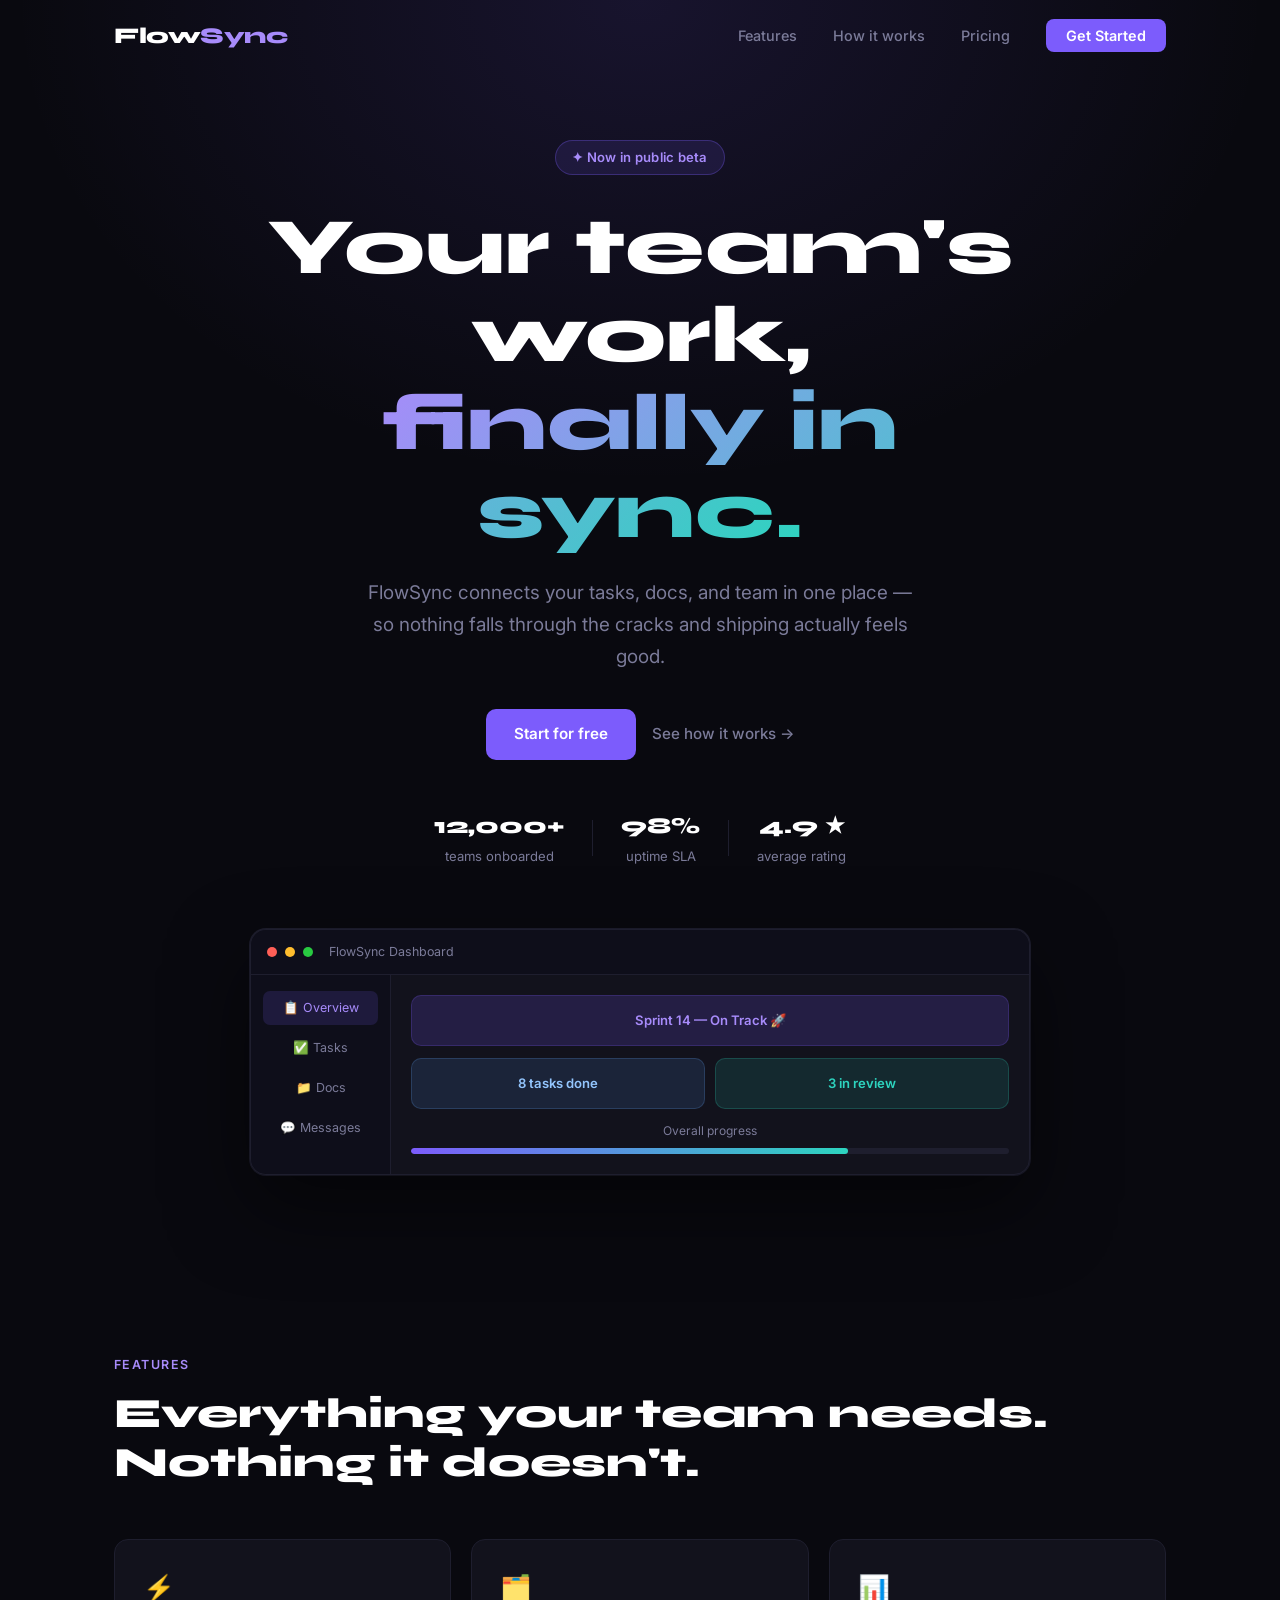
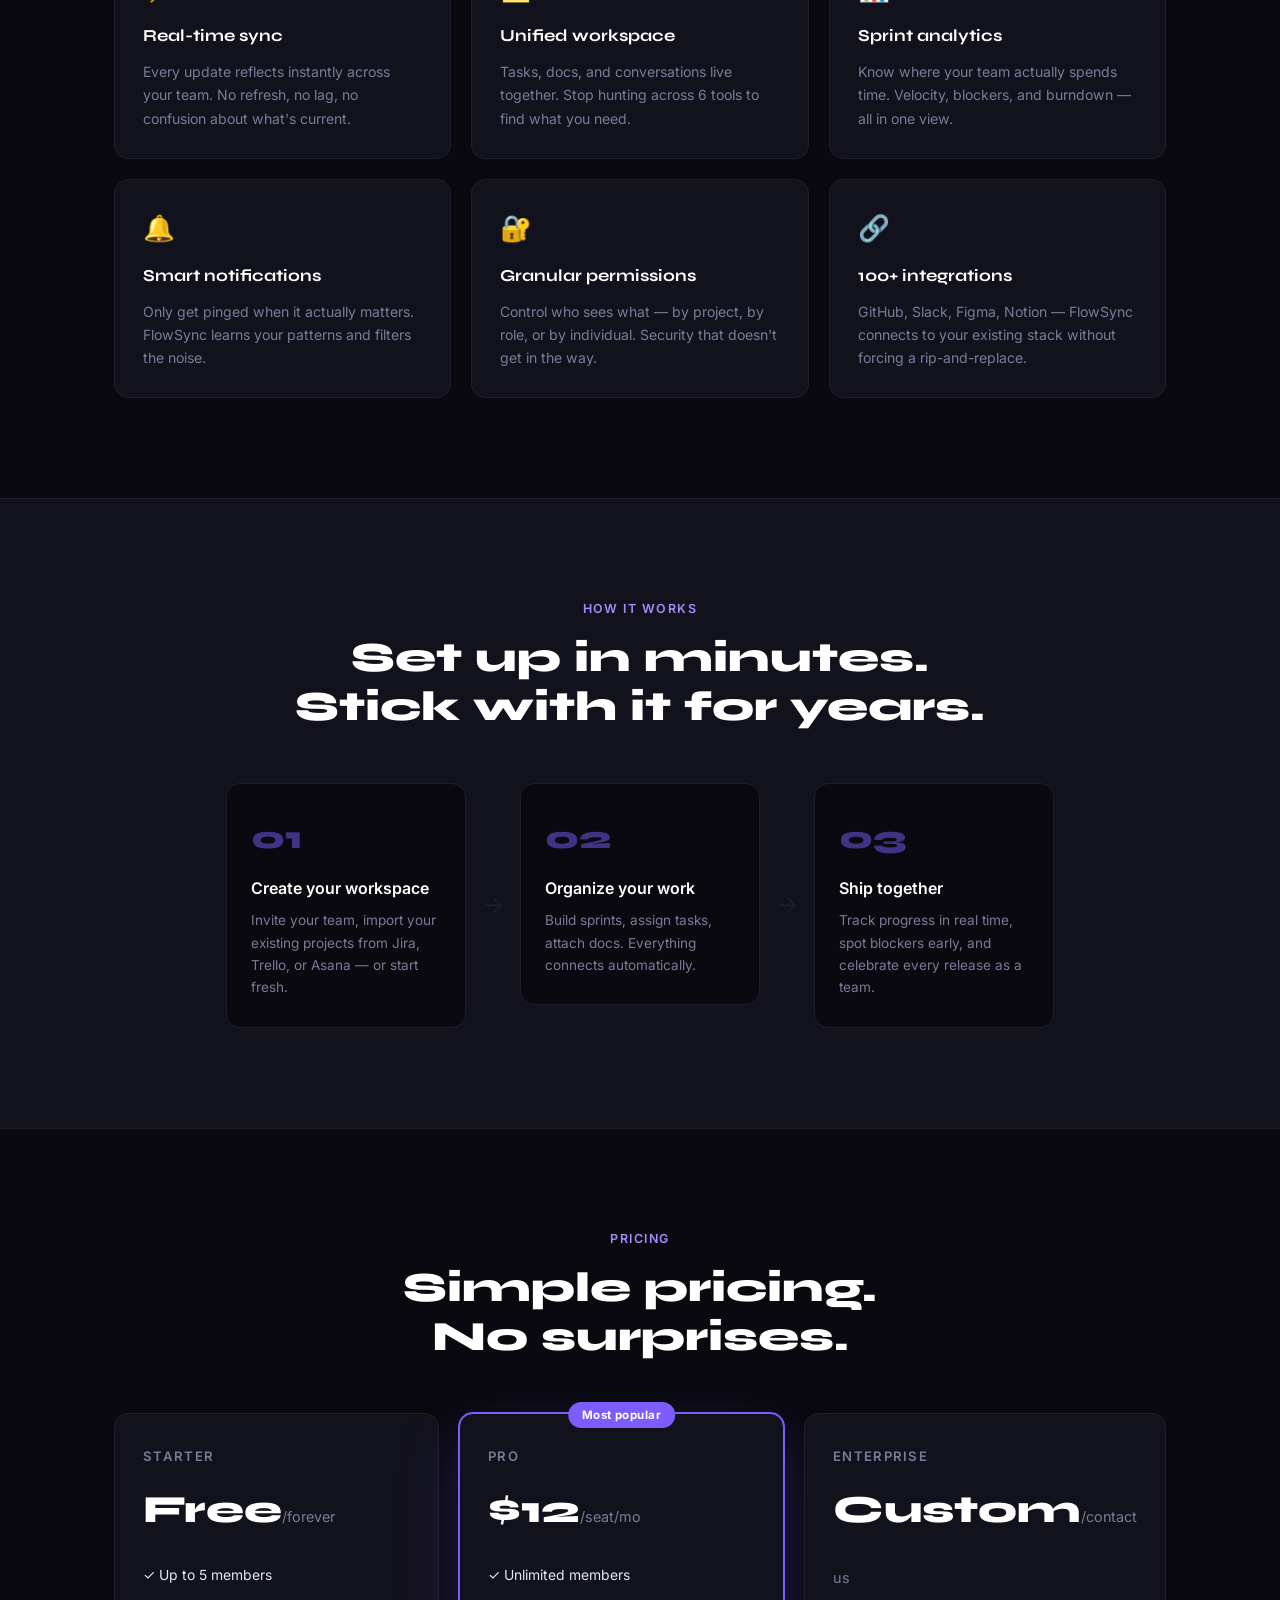
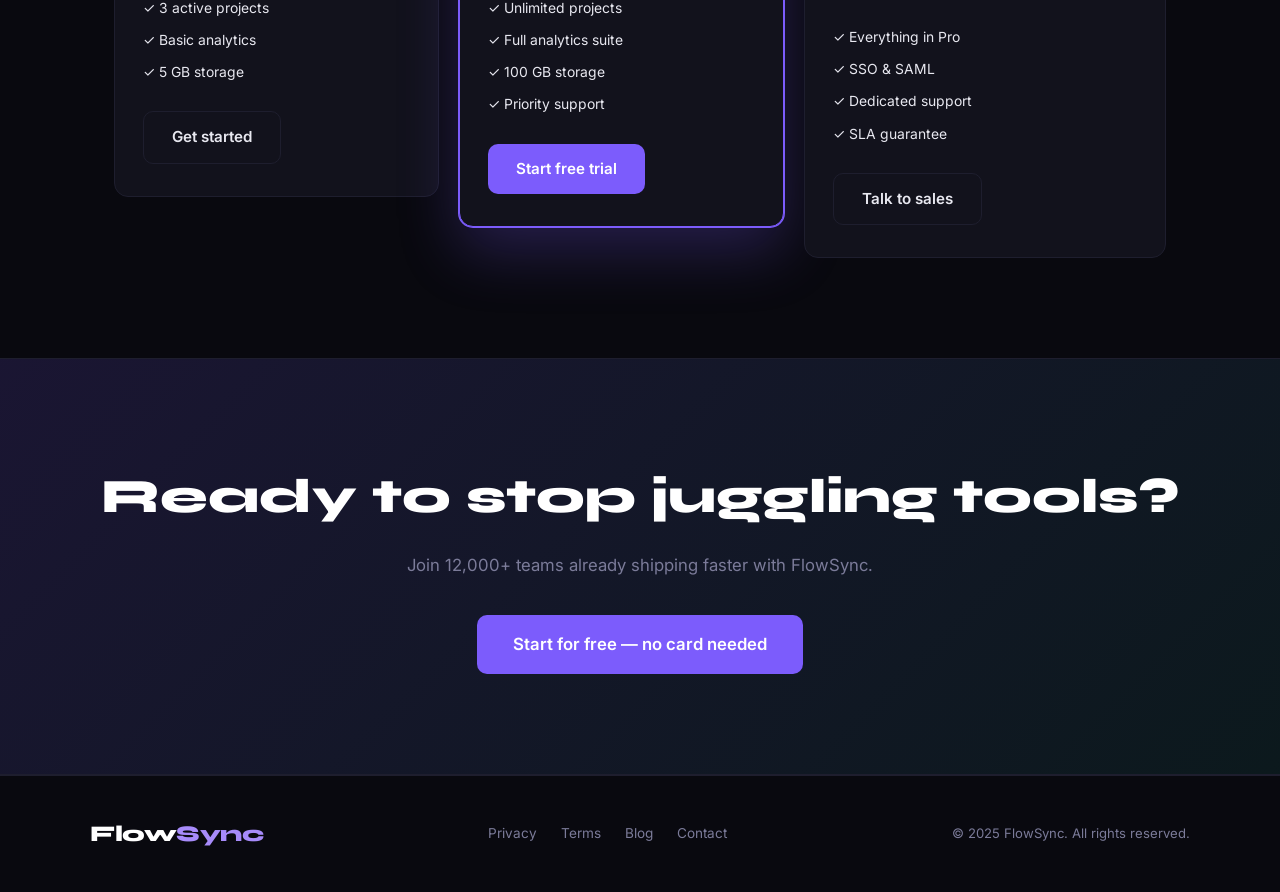
<file: task1-responsive-landing-page/index.html>
<!DOCTYPE html>
<html lang="en">
<head>
  <meta charset="UTF-8" />
  <meta name="viewport" content="width=device-width, initial-scale=1.0"/>
  <title>FlowSync — Ship Faster, Together</title>
  <link rel="stylesheet" href="style.css" />
  <link href="https://fonts.googleapis.com/css2?family=Inter:wght@400;500;600&family=Syne:wght@700;800&display=swap" rel="stylesheet"/>
</head>
<body>

  <!-- NAVBAR -->
  <nav class="navbar" id="navbar">
    <div class="nav-container">
      <a href="#" class="logo">Flow<span>Sync</span></a>
      <ul class="nav-links" id="navLinks">
        <li><a href="#features">Features</a></li>
        <li><a href="#how">How it works</a></li>
        <li><a href="#pricing">Pricing</a></li>
        <li><a href="#" class="nav-cta">Get Started</a></li>
      </ul>
      <button class="hamburger" id="hamburger" aria-label="Toggle menu">
        <span></span><span></span><span></span>
      </button>
    </div>
  </nav>

  <!-- HERO -->
  <section class="hero">
    <div class="hero-badge">✦ Now in public beta</div>
    <h1 class="hero-title">Your team's work,<br/><span>finally in sync.</span></h1>
    <p class="hero-sub">FlowSync connects your tasks, docs, and team in one place — so nothing falls through the cracks and shipping actually feels good.</p>
    <div class="hero-actions">
      <a href="#" class="btn-primary">Start for free</a>
      <a href="#how" class="btn-ghost">See how it works →</a>
    </div>
    <div class="hero-stats">
      <div class="stat"><strong>12,000+</strong><span>teams onboarded</span></div>
      <div class="stat-divider"></div>
      <div class="stat"><strong>98%</strong><span>uptime SLA</span></div>
      <div class="stat-divider"></div>
      <div class="stat"><strong>4.9 ★</strong><span>average rating</span></div>
    </div>
    <div class="hero-visual">
      <div class="dashboard-mock">
        <div class="mock-header">
          <div class="mock-dot red"></div>
          <div class="mock-dot yellow"></div>
          <div class="mock-dot green"></div>
          <span>FlowSync Dashboard</span>
        </div>
        <div class="mock-body">
          <div class="mock-sidebar">
            <div class="mock-item active">📋 Overview</div>
            <div class="mock-item">✅ Tasks</div>
            <div class="mock-item">📁 Docs</div>
            <div class="mock-item">💬 Messages</div>
          </div>
          <div class="mock-main">
            <div class="mock-card purple">Sprint 14 — On Track 🚀</div>
            <div class="mock-card-row">
              <div class="mock-card blue">8 tasks done</div>
              <div class="mock-card teal">3 in review</div>
            </div>
            <div class="mock-progress">
              <div class="mock-progress-label">Overall progress</div>
              <div class="mock-bar"><div class="mock-bar-fill"></div></div>
            </div>
          </div>
        </div>
      </div>
    </div>
  </section>

  <!-- FEATURES -->
  <section class="features" id="features">
    <div class="section-label">Features</div>
    <h2 class="section-title">Everything your team needs.<br/>Nothing it doesn't.</h2>
    <div class="features-grid">
      <div class="feature-card">
        <div class="feature-icon">⚡</div>
        <h3>Real-time sync</h3>
        <p>Every update reflects instantly across your team. No refresh, no lag, no confusion about what's current.</p>
      </div>
      <div class="feature-card">
        <div class="feature-icon">🗂️</div>
        <h3>Unified workspace</h3>
        <p>Tasks, docs, and conversations live together. Stop hunting across 6 tools to find what you need.</p>
      </div>
      <div class="feature-card">
        <div class="feature-icon">📊</div>
        <h3>Sprint analytics</h3>
        <p>Know where your team actually spends time. Velocity, blockers, and burndown — all in one view.</p>
      </div>
      <div class="feature-card">
        <div class="feature-icon">🔔</div>
        <h3>Smart notifications</h3>
        <p>Only get pinged when it actually matters. FlowSync learns your patterns and filters the noise.</p>
      </div>
      <div class="feature-card">
        <div class="feature-icon">🔐</div>
        <h3>Granular permissions</h3>
        <p>Control who sees what — by project, by role, or by individual. Security that doesn't get in the way.</p>
      </div>
      <div class="feature-card">
        <div class="feature-icon">🔗</div>
        <h3>100+ integrations</h3>
        <p>GitHub, Slack, Figma, Notion — FlowSync connects to your existing stack without forcing a rip-and-replace.</p>
      </div>
    </div>
  </section>

  <!-- HOW IT WORKS -->
  <section class="how" id="how">
    <div class="section-label">How it works</div>
    <h2 class="section-title">Set up in minutes.<br/>Stick with it for years.</h2>
    <div class="steps">
      <div class="step">
        <div class="step-num">01</div>
        <h3>Create your workspace</h3>
        <p>Invite your team, import your existing projects from Jira, Trello, or Asana — or start fresh.</p>
      </div>
      <div class="step-arrow">→</div>
      <div class="step">
        <div class="step-num">02</div>
        <h3>Organize your work</h3>
        <p>Build sprints, assign tasks, attach docs. Everything connects automatically.</p>
      </div>
      <div class="step-arrow">→</div>
      <div class="step">
        <div class="step-num">03</div>
        <h3>Ship together</h3>
        <p>Track progress in real time, spot blockers early, and celebrate every release as a team.</p>
      </div>
    </div>
  </section>

  <!-- PRICING -->
  <section class="pricing" id="pricing">
    <div class="section-label">Pricing</div>
    <h2 class="section-title">Simple pricing.<br/>No surprises.</h2>
    <div class="pricing-grid">
      <div class="pricing-card">
        <div class="plan-name">Starter</div>
        <div class="plan-price">Free<span>/forever</span></div>
        <ul class="plan-features">
          <li>✓ Up to 5 members</li>
          <li>✓ 3 active projects</li>
          <li>✓ Basic analytics</li>
          <li>✓ 5 GB storage</li>
        </ul>
        <a href="#" class="btn-outline">Get started</a>
      </div>
      <div class="pricing-card featured">
        <div class="plan-badge">Most popular</div>
        <div class="plan-name">Pro</div>
        <div class="plan-price">$12<span>/seat/mo</span></div>
        <ul class="plan-features">
          <li>✓ Unlimited members</li>
          <li>✓ Unlimited projects</li>
          <li>✓ Full analytics suite</li>
          <li>✓ 100 GB storage</li>
          <li>✓ Priority support</li>
        </ul>
        <a href="#" class="btn-primary">Start free trial</a>
      </div>
      <div class="pricing-card">
        <div class="plan-name">Enterprise</div>
        <div class="plan-price">Custom<span>/contact us</span></div>
        <ul class="plan-features">
          <li>✓ Everything in Pro</li>
          <li>✓ SSO & SAML</li>
          <li>✓ Dedicated support</li>
          <li>✓ SLA guarantee</li>
        </ul>
        <a href="#" class="btn-outline">Talk to sales</a>
      </div>
    </div>
  </section>

  <!-- CTA BANNER -->
  <section class="cta-banner">
    <h2>Ready to stop juggling tools?</h2>
    <p>Join 12,000+ teams already shipping faster with FlowSync.</p>
    <a href="#" class="btn-primary large">Start for free — no card needed</a>
  </section>

  <!-- FOOTER -->
  <footer class="footer">
    <div class="footer-inner">
      <div class="logo">Flow<span>Sync</span></div>
      <div class="footer-links">
        <a href="#">Privacy</a>
        <a href="#">Terms</a>
        <a href="#">Blog</a>
        <a href="#">Contact</a>
      </div>
      <div class="footer-copy">© 2025 FlowSync. All rights reserved.</div>
    </div>
  </footer>

  <script src="script.js"></script>
</body>
</html>
</file>
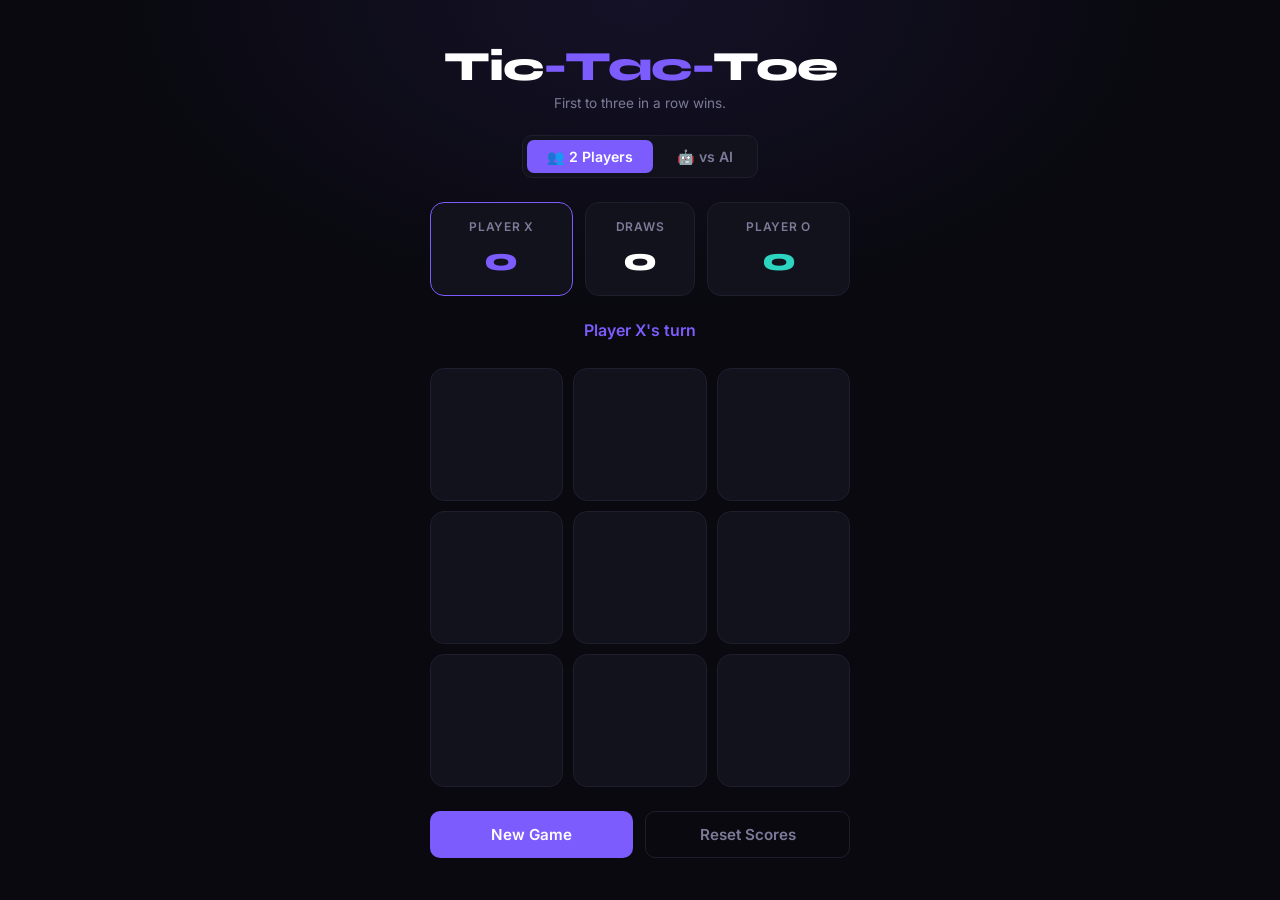
<file: task2-tic-tac-toe/index.html>
<!DOCTYPE html>
<html lang="en">
<head>
  <meta charset="UTF-8" />
  <meta name="viewport" content="width=device-width, initial-scale=1.0"/>
  <title>Tic-Tac-Toe</title>
  <link rel="stylesheet" href="style.css" />
  <link href="https://fonts.googleapis.com/css2?family=Inter:wght@400;500;600&family=Syne:wght@700;800&display=swap" rel="stylesheet"/>
</head>
<body>

  <div class="app">

    <header>
      <h1>Tic<span>-Tac-</span>Toe</h1>
      <p class="tagline">First to three in a row wins.</p>
    </header>

    <!-- Mode selector -->
    <div class="mode-selector" id="modeSelector">
      <button class="mode-btn active" data-mode="pvp">👥 2 Players</button>
      <button class="mode-btn" data-mode="ai">🤖 vs AI</button>
    </div>

    <!-- Scoreboard -->
    <div class="scoreboard">
      <div class="score-box" id="scoreX">
        <div class="score-label">Player X</div>
        <div class="score-num" id="xScore">0</div>
      </div>
      <div class="score-box draw">
        <div class="score-label">Draws</div>
        <div class="score-num" id="drawScore">0</div>
      </div>
      <div class="score-box" id="scoreO">
        <div class="score-label" id="oLabel">Player O</div>
        <div class="score-num" id="oScore">0</div>
      </div>
    </div>

    <!-- Status -->
    <div class="status" id="status">Player X's turn</div>

    <!-- Board -->
    <div class="board" id="board">
      <div class="cell" data-index="0"></div>
      <div class="cell" data-index="1"></div>
      <div class="cell" data-index="2"></div>
      <div class="cell" data-index="3"></div>
      <div class="cell" data-index="4"></div>
      <div class="cell" data-index="5"></div>
      <div class="cell" data-index="6"></div>
      <div class="cell" data-index="7"></div>
      <div class="cell" data-index="8"></div>
    </div>

    <!-- Controls -->
    <div class="controls">
      <button class="btn-reset" id="resetBtn">New Game</button>
      <button class="btn-clear" id="clearBtn">Reset Scores</button>
    </div>

  </div>

  <!-- Win overlay -->
  <div class="overlay hidden" id="overlay">
    <div class="overlay-card">
      <div class="overlay-emoji" id="overlayEmoji">🎉</div>
      <div class="overlay-title" id="overlayTitle">Player X Wins!</div>
      <button class="btn-reset" id="overlayBtn">Play Again</button>
    </div>
  </div>

  <script src="script.js"></script>
</body>
</html>
</file>
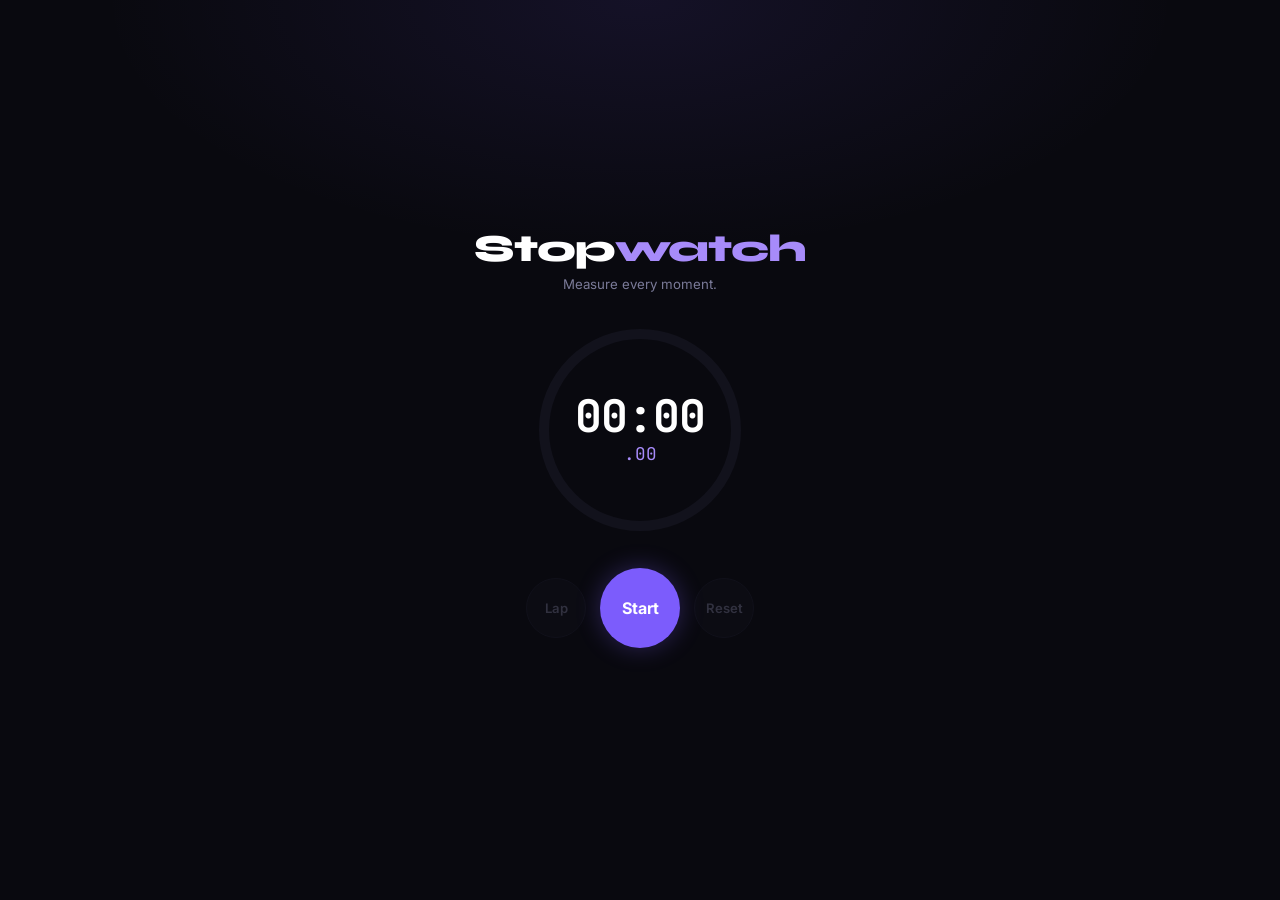
<file: task3-stopwatch/index.html>
<!DOCTYPE html>
<html lang="en">
<head>
  <meta charset="UTF-8" />
  <meta name="viewport" content="width=device-width, initial-scale=1.0"/>
  <title>Stopwatch</title>
  <link rel="stylesheet" href="style.css" />
  <link href="https://fonts.googleapis.com/css2?family=Inter:wght@400;500;600&family=Syne:wght@700;800&family=JetBrains+Mono:wght@400;700&display=swap" rel="stylesheet"/>
</head>
<body>

  <div class="app">

    <header>
      <h1>Stop<span>watch</span></h1>
      <p class="tagline">Measure every moment.</p>
    </header>

    <!-- Ring display -->
    <div class="ring-wrap">
      <svg class="ring-svg" viewBox="0 0 220 220">
        <circle class="ring-track" cx="110" cy="110" r="96"/>
        <circle class="ring-fill" id="ringFill" cx="110" cy="110" r="96"/>
      </svg>
      <div class="time-display">
        <div class="time-main" id="timeMain">00:00</div>
        <div class="time-ms" id="timeMs">.00</div>
      </div>
    </div>

    <!-- Controls -->
    <div class="controls">
      <button class="btn-secondary" id="lapBtn" disabled>Lap</button>
      <button class="btn-primary" id="startBtn">Start</button>
      <button class="btn-secondary" id="resetBtn" disabled>Reset</button>
    </div>

    <!-- Lap list -->
    <div class="laps-wrap" id="lapsWrap">
      <div class="laps-header" id="lapsHeader" style="display:none">
        <span>Lap</span>
        <span>Lap Time</span>
        <span>Total</span>
      </div>
      <ul class="laps-list" id="lapsList"></ul>
    </div>

  </div>

  <script src="script.js"></script>
</body>
</html>
</file>
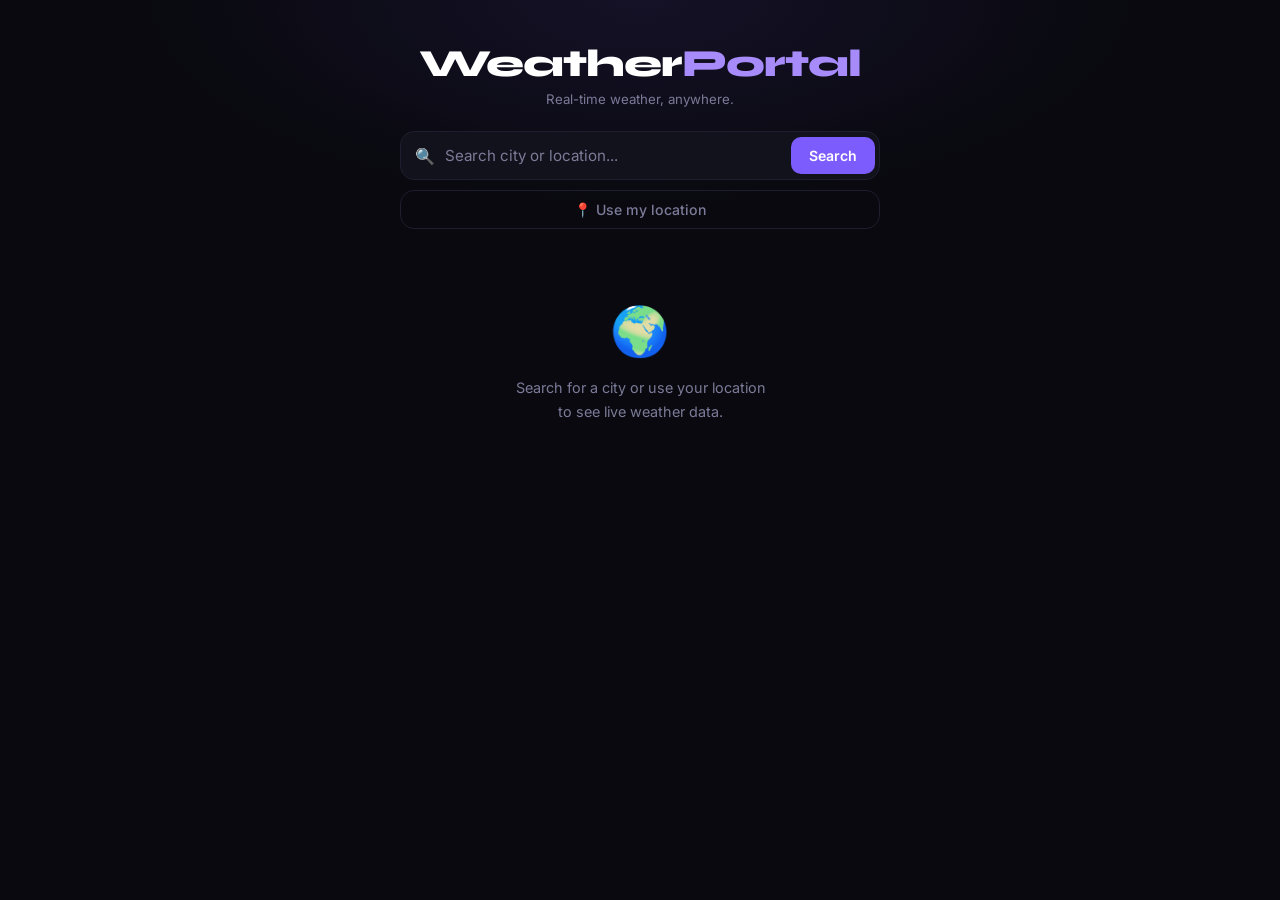
<file: task4-weather-api-portal/index.html>
<!DOCTYPE html>
<html lang="en">
<head>
  <meta charset="UTF-8" />
  <meta name="viewport" content="width=device-width, initial-scale=1.0"/>
  <title>Weather Portal</title>
  <link rel="stylesheet" href="style.css" />
  <link href="https://fonts.googleapis.com/css2?family=Inter:wght@400;500;600&family=Syne:wght@700;800&family=JetBrains+Mono:wght@400;600&display=swap" rel="stylesheet"/>
</head>
<body>
  <div class="app">
    <header>
      <h1>Weather<span>Portal</span></h1>
      <p class="tagline">Real-time weather, anywhere.</p>
    </header>
    <!-- Search -->
    <div class="search-wrap">
      <div class="search-box">
        <span class="search-icon">🔍</span>
        <input
          type="text"
          id="cityInput"
          placeholder="Search city or location..."
          autocomplete="off"
        />
        <button id="searchBtn">Search</button>
      </div>
      <button class="btn-locate" id="locateBtn">
        📍 Use my location
      </button>
    </div>
    <!-- Error -->
    <div class="error-msg hidden" id="errorMsg"></div>
    <!-- Skeleton loader -->
    <div class="skeleton-wrap hidden" id="skeleton">
      <div class="skeleton-hero"></div>
      <div class="skeleton-row">
        <div class="skeleton-card"></div>
        <div class="skeleton-card"></div>
        <div class="skeleton-card"></div>
        <div class="skeleton-card"></div>
      </div>
    </div>
    <!-- Weather card -->
    <div class="weather-wrap hidden" id="weatherWrap">
      <!-- Main card -->
      <div class="main-card" id="mainCard">
        <div class="main-top">
          <div>
            <div class="city-name" id="cityName">—</div>
            <div class="country" id="country">—</div>
            <div class="weather-desc" id="weatherDesc">—</div>
          </div>
          <div class="weather-emoji" id="weatherEmoji">🌤️</div>
        </div>
        <div class="temp-display" id="tempDisplay">—°</div>
        <div class="feels-like" id="feelsLike">Feels like —°</div>
        <div class="main-meta">
          <span id="localTime">—</span>
          <span>·</span>
          <span id="weatherDate">—</span>
        </div>
      </div>
      <!-- Stats grid -->
      <div class="stats-grid">
        <div class="stat-card">
          <div class="stat-icon">💧</div>
          <div class="stat-value" id="humidity">—</div>
          <div class="stat-label">Humidity</div>
        </div>
        <div class="stat-card">
          <div class="stat-icon">💨</div>
          <div class="stat-value" id="wind">—</div>
          <div class="stat-label">Wind</div>
        </div>
        <div class="stat-card">
          <div class="stat-icon">👁️</div>
          <div class="stat-value" id="visibility">—</div>
          <div class="stat-label">Visibility</div>
        </div>
        <div class="stat-card">
          <div class="stat-icon">🌡️</div>
          <div class="stat-value" id="pressure">—</div>
          <div class="stat-label">Pressure</div>
        </div>
        <div class="stat-card">
          <div class="stat-icon">🌅</div>
          <div class="stat-value" id="sunrise">—</div>
          <div class="stat-label">Sunrise</div>
        </div>
        <div class="stat-card">
          <div class="stat-icon">🌇</div>
          <div class="stat-value" id="sunset">—</div>
          <div class="stat-label">Sunset</div>
        </div>
      </div>
      <!-- Unit toggle -->
      <div class="unit-toggle">
        <button class="unit-btn active" id="celsiusBtn">°C</button>
        <button class="unit-btn" id="fahrenheitBtn">°F</button>
      </div>
    </div>
    <!-- Default hint -->
    <div class="hint" id="hint">
      <div class="hint-icon">🌍</div>
      <p>Search for a city or use your location<br/>to see live weather data.</p>
    </div>
  </div>
  <script src="script.js"></script>
</body>
</html>
</file>
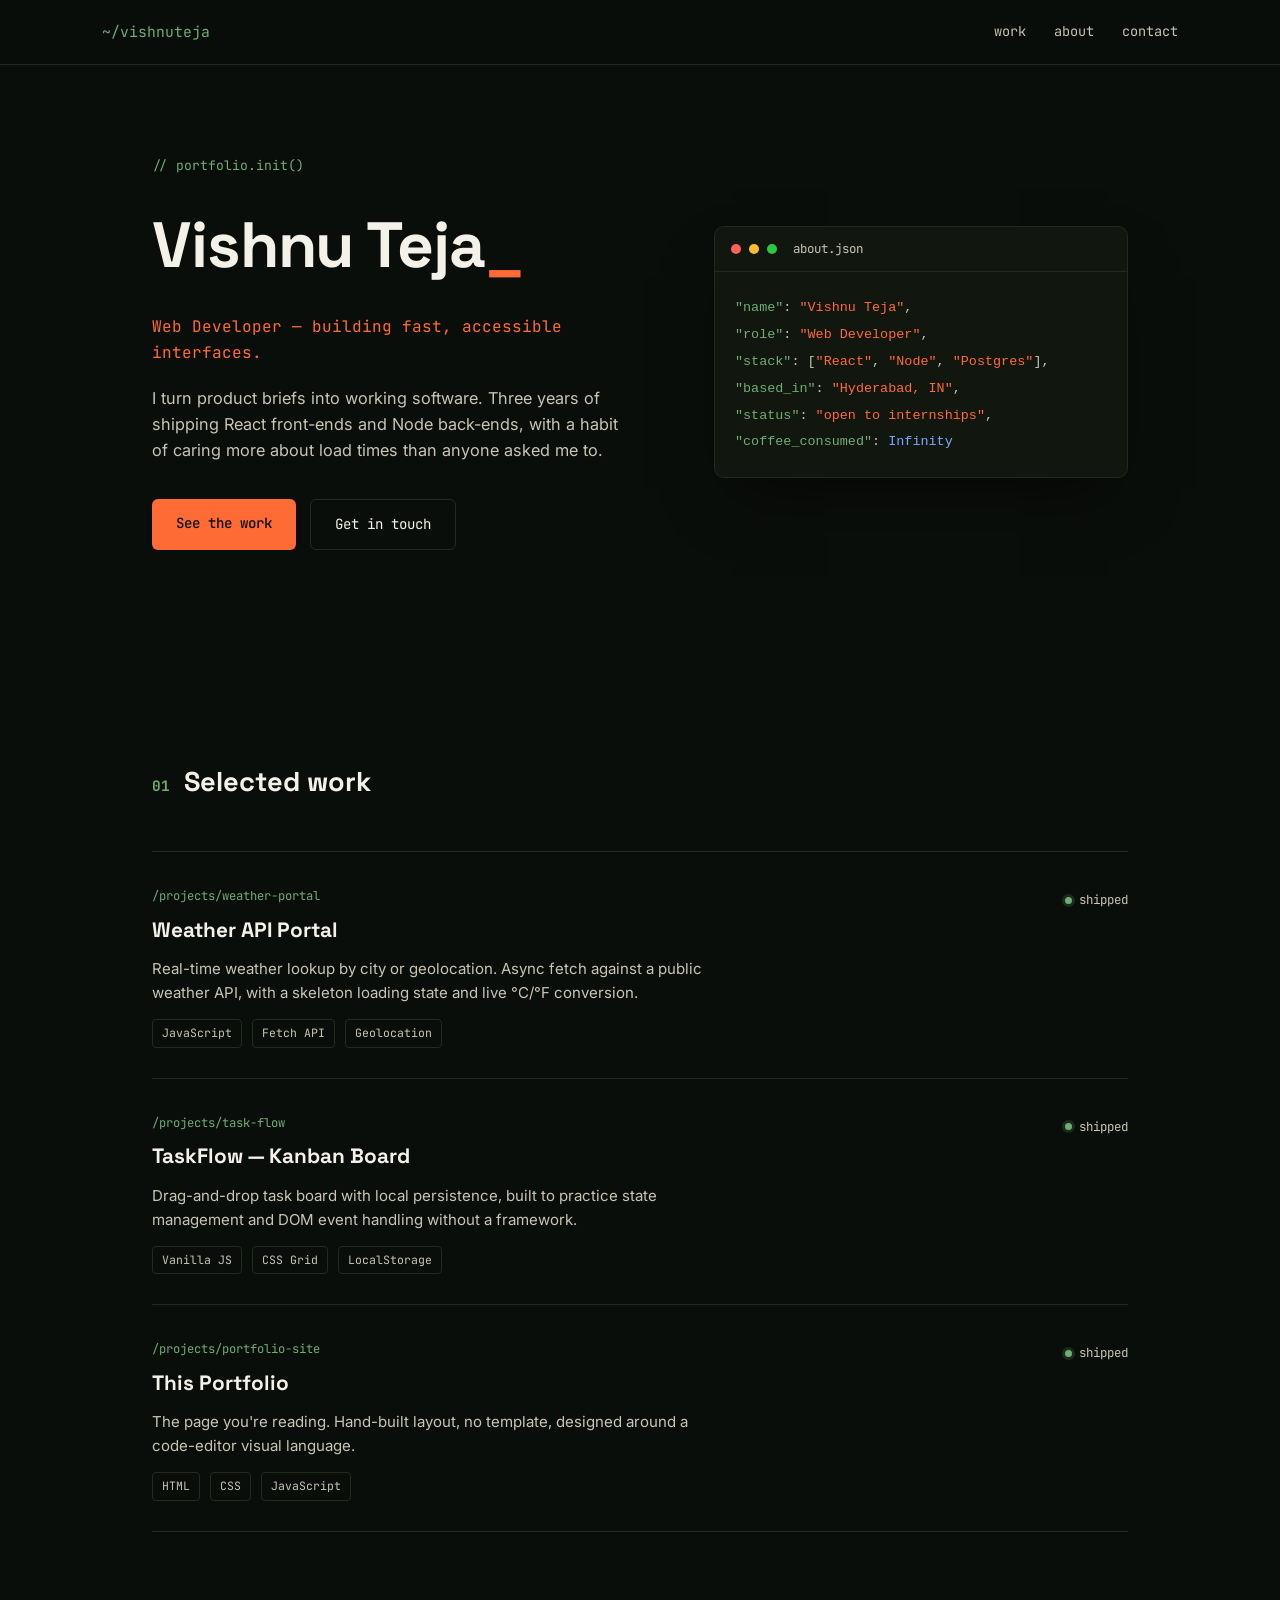
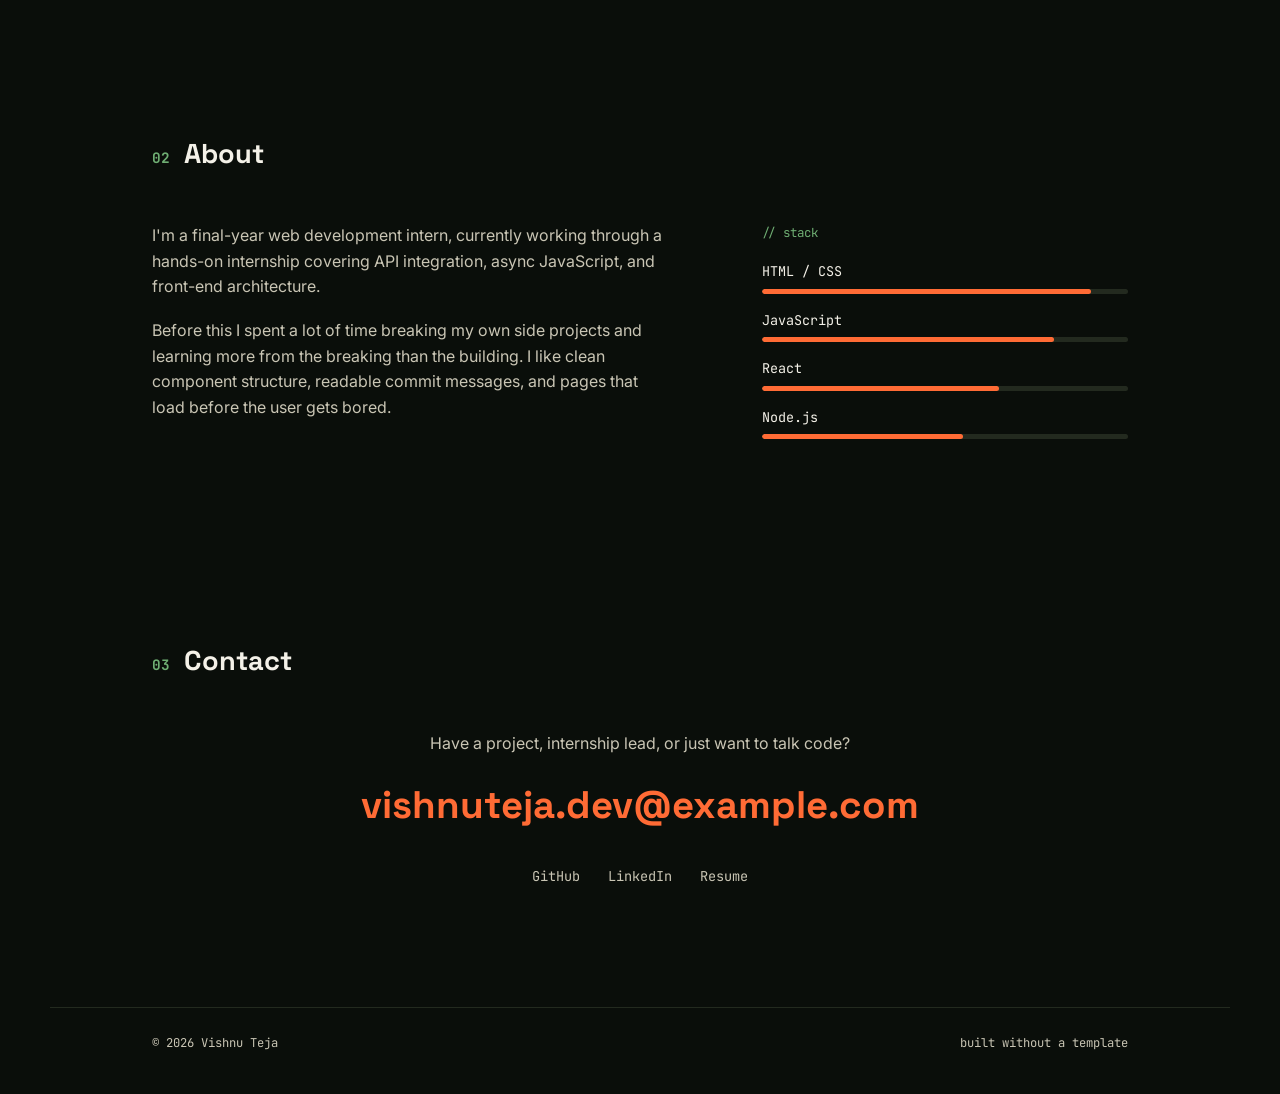
<file: task5-personal-portfolio/index.html>
<!DOCTYPE html>
<html lang="en">
<head>
<meta charset="UTF-8" />
<meta name="viewport" content="width=device-width, initial-scale=1.0" />
<title>Vishnu Teja — Web Developer</title>
<link rel="stylesheet" href="style.css" />
<link href="https://fonts.googleapis.com/css2?family=Space+Grotesk:wght@500;700&family=Inter:wght@400;500;600&family=JetBrains+Mono:wght@400;500&display=swap" rel="stylesheet" />
</head>
<body>

  <!-- ── Nav ─────────────────────────────────────────── -->
  <nav class="nav">
    <span class="nav-brand">~/vishnuteja</span>
    <div class="nav-links">
      <a href="#work">work</a>
      <a href="#about">about</a>
      <a href="#contact">contact</a>
    </div>
  </nav>

  <!-- ── Hero ────────────────────────────────────────── -->
  <header class="hero">
    <div class="hero-inner">
      <p class="hero-eyebrow">// portfolio.init()</p>
      <h1 class="hero-name">
        <span id="typedName"></span><span class="cursor">_</span>
      </h1>
      <p class="hero-role">Web Developer — building fast, accessible interfaces.</p>
      <p class="hero-summary">
        I turn product briefs into working software. Three years of shipping
        React front-ends and Node back-ends, with a habit of caring more about
        load times than anyone asked me to.
      </p>
      <div class="hero-actions">
        <a href="#work" class="btn btn-primary">See the work</a>
        <a href="#contact" class="btn btn-ghost">Get in touch</a>
      </div>
    </div>
    <div class="hero-editor">
      <div class="editor-bar">
        <span class="dot dot-red"></span><span class="dot dot-yellow"></span><span class="dot dot-green"></span>
        <span class="editor-filename">about.json</span>
      </div>
      <pre class="editor-code"><code><span class="tok-key">"name"</span>: <span class="tok-str">"Vishnu Teja"</span>,
<span class="tok-key">"role"</span>: <span class="tok-str">"Web Developer"</span>,
<span class="tok-key">"stack"</span>: [<span class="tok-str">"React"</span>, <span class="tok-str">"Node"</span>, <span class="tok-str">"Postgres"</span>],
<span class="tok-key">"based_in"</span>: <span class="tok-str">"Hyderabad, IN"</span>,
<span class="tok-key">"status"</span>: <span class="tok-str">"open to internships"</span>,
<span class="tok-key">"coffee_consumed"</span>: <span class="tok-num">Infinity</span></code></pre>
    </div>
  </header>

  <!-- ── Work ────────────────────────────────────────── -->
  <section class="work" id="work">
    <h2 class="section-title"><span class="section-num">01</span> Selected work</h2>

    <div class="file-list">

      <article class="file-row">
        <div class="file-meta">
          <span class="file-path">/projects/weather-portal</span>
          <h3 class="file-name">Weather API Portal</h3>
          <p class="file-desc">
            Real-time weather lookup by city or geolocation. Async fetch
            against a public weather API, with a skeleton loading state
            and live °C/°F conversion.
          </p>
          <ul class="file-tags">
            <li>JavaScript</li><li>Fetch API</li><li>Geolocation</li>
          </ul>
        </div>
        <div class="file-status">
          <span class="status-dot status-live"></span> shipped
        </div>
      </article>

      <article class="file-row">
        <div class="file-meta">
          <span class="file-path">/projects/task-flow</span>
          <h3 class="file-name">TaskFlow — Kanban Board</h3>
          <p class="file-desc">
            Drag-and-drop task board with local persistence, built to
            practice state management and DOM event handling without a
            framework.
          </p>
          <ul class="file-tags">
            <li>Vanilla JS</li><li>CSS Grid</li><li>LocalStorage</li>
          </ul>
        </div>
        <div class="file-status">
          <span class="status-dot status-live"></span> shipped
        </div>
      </article>

      <article class="file-row">
        <div class="file-meta">
          <span class="file-path">/projects/portfolio-site</span>
          <h3 class="file-name">This Portfolio</h3>
          <p class="file-desc">
            The page you're reading. Hand-built layout, no template,
            designed around a code-editor visual language.
          </p>
          <ul class="file-tags">
            <li>HTML</li><li>CSS</li><li>JavaScript</li>
          </ul>
        </div>
        <div class="file-status">
          <span class="status-dot status-live"></span> shipped
        </div>
      </article>

    </div>
  </section>

  <!-- ── About ───────────────────────────────────────── -->
  <section class="about" id="about">
    <h2 class="section-title"><span class="section-num">02</span> About</h2>
    <div class="about-grid">
      <div class="about-text">
        <p>
          I'm a final-year web development intern, currently working through
          a hands-on internship covering API integration, async JavaScript,
          and front-end architecture.
        </p>
        <p>
          Before this I spent a lot of time breaking my own side projects
          and learning more from the breaking than the building. I like
          clean component structure, readable commit messages, and pages
          that load before the user gets bored.
        </p>
      </div>
      <div class="about-stack">
        <p class="stack-label">// stack</p>
        <ul class="stack-list">
          <li><span>HTML / CSS</span><div class="bar"><div class="bar-fill" style="width:90%"></div></div></li>
          <li><span>JavaScript</span><div class="bar"><div class="bar-fill" style="width:80%"></div></div></li>
          <li><span>React</span><div class="bar"><div class="bar-fill" style="width:65%"></div></div></li>
          <li><span>Node.js</span><div class="bar"><div class="bar-fill" style="width:55%"></div></div></li>
        </ul>
      </div>
    </div>
  </section>

  <!-- ── Contact ─────────────────────────────────────── -->
  <section class="contact" id="contact">
    <h2 class="section-title"><span class="section-num">03</span> Contact</h2>
    <p class="contact-line">Have a project, internship lead, or just want to talk code?</p>
    <a href="mailto:vishnuteja.dev@example.com" class="contact-email">vishnuteja.dev@example.com</a>
    <div class="contact-links">
      <a href="#">GitHub</a>
      <a href="#">LinkedIn</a>
      <a href="#">Resume</a>
    </div>
  </section>

  <footer class="footer">
    <span>© 2026 Vishnu Teja</span>
    <span>built without a template</span>
  </footer>

  <script src="script.js"></script>
</body>
</html>
</file>
<file: task1-responsive-landing-page/style.css>
/* ── Reset & Base ─────────────────────────────────── */
*, *::before, *::after { box-sizing: border-box; margin: 0; padding: 0; }

:root {
  --bg: #09090f;
  --surface: #12121c;
  --border: #1e1e2e;
  --accent: #7c5cfc;
  --accent-light: #a78bfa;
  --accent-glow: rgba(124, 92, 252, 0.25);
  --teal: #2dd4bf;
  --text: #e8e8f0;
  --muted: #7b7b99;
  --white: #ffffff;
  --nav-scrolled-bg: rgba(9, 9, 15, 0.92);
  --radius: 14px;
  --font-display: 'Syne', sans-serif;
  --font-body: 'Inter', sans-serif;
}

html { scroll-behavior: smooth; }

body {
  font-family: var(--font-body);
  background: var(--bg);
  color: var(--text);
  line-height: 1.6;
  overflow-x: hidden;
}

a { text-decoration: none; color: inherit; }
ul { list-style: none; }

/* ── Navbar ─────────────────────────────────────── */
.navbar {
  position: fixed;
  top: 0; left: 0; right: 0;
  z-index: 100;
  padding: 18px 0;
  transition: background 0.35s ease, padding 0.35s ease, backdrop-filter 0.35s ease, box-shadow 0.35s ease;
}

.navbar.scrolled {
  background: var(--nav-scrolled-bg);
  backdrop-filter: blur(18px);
  -webkit-backdrop-filter: blur(18px);
  padding: 12px 0;
  box-shadow: 0 1px 0 var(--border);
}

.nav-container {
  max-width: 1100px;
  margin: 0 auto;
  padding: 0 24px;
  display: flex;
  align-items: center;
  justify-content: space-between;
}

.logo {
  font-family: var(--font-display);
  font-size: 1.4rem;
  font-weight: 800;
  color: var(--white);
  letter-spacing: -0.5px;
}
.logo span { color: var(--accent-light); }

.nav-links {
  display: flex;
  align-items: center;
  gap: 36px;
}

.nav-links a {
  font-size: 0.9rem;
  font-weight: 500;
  color: var(--muted);
  transition: color 0.2s;
}
.nav-links a:hover { color: var(--white); }

.nav-cta {
  background: var(--accent) !important;
  color: var(--white) !important;
  padding: 8px 20px;
  border-radius: 8px;
  font-weight: 600 !important;
  transition: background 0.2s, transform 0.15s !important;
}
.nav-cta:hover { background: #6444e0 !important; transform: translateY(-1px); }

.hamburger {
  display: none;
  flex-direction: column;
  gap: 5px;
  background: none;
  border: none;
  cursor: pointer;
  padding: 4px;
}
.hamburger span {
  display: block;
  width: 22px;
  height: 2px;
  background: var(--text);
  border-radius: 2px;
  transition: 0.3s;
}

/* ── Buttons ─────────────────────────────────────── */
.btn-primary {
  display: inline-block;
  background: var(--accent);
  color: var(--white);
  padding: 13px 28px;
  border-radius: 10px;
  font-weight: 600;
  font-size: 0.95rem;
  transition: background 0.2s, transform 0.15s, box-shadow 0.2s;
}
.btn-primary:hover {
  background: #6444e0;
  transform: translateY(-2px);
  box-shadow: 0 8px 24px var(--accent-glow);
}
.btn-primary.large { padding: 16px 36px; font-size: 1.05rem; }

.btn-ghost {
  display: inline-block;
  color: var(--muted);
  font-weight: 500;
  font-size: 0.95rem;
  transition: color 0.2s;
}
.btn-ghost:hover { color: var(--white); }

.btn-outline {
  display: inline-block;
  border: 1.5px solid var(--border);
  color: var(--text);
  padding: 13px 28px;
  border-radius: 10px;
  font-weight: 600;
  font-size: 0.95rem;
  transition: border-color 0.2s, color 0.2s, transform 0.15s;
}
.btn-outline:hover {
  border-color: var(--accent-light);
  color: var(--accent-light);
  transform: translateY(-2px);
}

/* ── Section Shared ──────────────────────────────── */
.section-label {
  font-size: 0.78rem;
  font-weight: 600;
  letter-spacing: 0.12em;
  text-transform: uppercase;
  color: var(--accent-light);
  margin-bottom: 14px;
}
.section-title {
  font-family: var(--font-display);
  font-size: clamp(1.8rem, 3.5vw, 2.6rem);
  font-weight: 800;
  line-height: 1.18;
  color: var(--white);
  margin-bottom: 52px;
}

/* ── Hero ────────────────────────────────────────── */
.hero {
  min-height: 100vh;
  display: flex;
  flex-direction: column;
  align-items: center;
  justify-content: center;
  text-align: center;
  padding: 140px 24px 80px;
  background: radial-gradient(ellipse 70% 55% at 50% 0%, rgba(124, 92, 252, 0.13) 0%, transparent 70%);
}

.hero-badge {
  display: inline-block;
  background: rgba(124, 92, 252, 0.12);
  border: 1px solid rgba(124, 92, 252, 0.3);
  color: var(--accent-light);
  font-size: 0.82rem;
  font-weight: 600;
  padding: 6px 16px;
  border-radius: 100px;
  margin-bottom: 28px;
  letter-spacing: 0.02em;
}

.hero-title {
  font-family: var(--font-display);
  font-size: clamp(2.8rem, 6.5vw, 5rem);
  font-weight: 800;
  line-height: 1.1;
  color: var(--white);
  margin-bottom: 22px;
  max-width: 780px;
}
.hero-title span {
  background: linear-gradient(135deg, var(--accent-light), var(--teal));
  -webkit-background-clip: text;
  -webkit-text-fill-color: transparent;
  background-clip: text;
}

.hero-sub {
  font-size: clamp(1rem, 2vw, 1.18rem);
  color: var(--muted);
  max-width: 560px;
  margin-bottom: 36px;
  line-height: 1.7;
}

.hero-actions {
  display: flex;
  gap: 16px;
  align-items: center;
  flex-wrap: wrap;
  justify-content: center;
  margin-bottom: 48px;
}

.hero-stats {
  display: flex;
  align-items: center;
  gap: 28px;
  flex-wrap: wrap;
  justify-content: center;
  margin-bottom: 60px;
}
.stat { text-align: center; }
.stat strong {
  display: block;
  font-family: var(--font-display);
  font-size: 1.4rem;
  font-weight: 800;
  color: var(--white);
}
.stat span { font-size: 0.82rem; color: var(--muted); }
.stat-divider { width: 1px; height: 36px; background: var(--border); }

/* ── Dashboard Mock ──────────────────────────────── */
.hero-visual { width: 100%; max-width: 780px; }

.dashboard-mock {
  background: var(--surface);
  border: 1px solid var(--border);
  border-radius: 16px;
  overflow: hidden;
  box-shadow: 0 32px 80px rgba(0,0,0,0.5), 0 0 0 1px var(--border);
}

.mock-header {
  background: #0e0e1a;
  padding: 12px 16px;
  display: flex;
  align-items: center;
  gap: 8px;
  border-bottom: 1px solid var(--border);
}
.mock-dot { width: 10px; height: 10px; border-radius: 50%; }
.mock-dot.red { background: #ff5f57; }
.mock-dot.yellow { background: #ffbd2e; }
.mock-dot.green { background: #28ca41; }
.mock-header span { font-size: 0.78rem; color: var(--muted); margin-left: 8px; }

.mock-body { display: flex; }

.mock-sidebar {
  width: 140px;
  background: #0e0e1a;
  border-right: 1px solid var(--border);
  padding: 16px 12px;
  display: flex;
  flex-direction: column;
  gap: 6px;
}
.mock-item {
  font-size: 0.78rem;
  color: var(--muted);
  padding: 7px 10px;
  border-radius: 7px;
  cursor: default;
}
.mock-item.active { background: rgba(124,92,252,0.15); color: var(--accent-light); }

.mock-main {
  flex: 1;
  padding: 20px;
  display: flex;
  flex-direction: column;
  gap: 12px;
}
.mock-card {
  padding: 14px 16px;
  border-radius: 10px;
  font-size: 0.82rem;
  font-weight: 600;
}
.mock-card.purple { background: rgba(124,92,252,0.18); color: var(--accent-light); border: 1px solid rgba(124,92,252,0.2); }
.mock-card.blue { background: rgba(96,165,250,0.13); color: #93c5fd; border: 1px solid rgba(96,165,250,0.2); flex: 1; }
.mock-card.teal { background: rgba(45,212,191,0.12); color: var(--teal); border: 1px solid rgba(45,212,191,0.2); flex: 1; }
.mock-card-row { display: flex; gap: 10px; }
.mock-progress { }
.mock-progress-label { font-size: 0.75rem; color: var(--muted); margin-bottom: 8px; }
.mock-bar { background: var(--border); border-radius: 100px; height: 6px; overflow: hidden; }
.mock-bar-fill {
  height: 100%;
  width: 73%;
  background: linear-gradient(90deg, var(--accent), var(--teal));
  border-radius: 100px;
}

/* ── Features ────────────────────────────────────── */
.features {
  max-width: 1100px;
  margin: 0 auto;
  padding: 100px 24px;
}

.features-grid {
  display: grid;
  grid-template-columns: repeat(3, 1fr);
  gap: 20px;
}

.feature-card {
  background: var(--surface);
  border: 1px solid var(--border);
  border-radius: var(--radius);
  padding: 28px;
  transition: border-color 0.25s, transform 0.2s;
}
.feature-card:hover {
  border-color: rgba(124,92,252,0.4);
  transform: translateY(-4px);
}
.feature-icon { font-size: 1.6rem; margin-bottom: 14px; }
.feature-card h3 {
  font-family: var(--font-display);
  font-size: 1.05rem;
  font-weight: 700;
  color: var(--white);
  margin-bottom: 10px;
}
.feature-card p { font-size: 0.88rem; color: var(--muted); line-height: 1.65; }

/* ── How It Works ────────────────────────────────── */
.how {
  background: var(--surface);
  border-top: 1px solid var(--border);
  border-bottom: 1px solid var(--border);
  padding: 100px 24px;
  text-align: center;
}
.how .section-label, .how .section-title { text-align: center; }

.steps {
  display: flex;
  align-items: flex-start;
  justify-content: center;
  gap: 16px;
  flex-wrap: wrap;
  max-width: 900px;
  margin: 0 auto;
}
.step {
  background: var(--bg);
  border: 1px solid var(--border);
  border-radius: var(--radius);
  padding: 28px 24px;
  max-width: 240px;
  text-align: left;
}
.step-num {
  font-family: var(--font-display);
  font-size: 2rem;
  font-weight: 800;
  color: var(--accent);
  opacity: 0.5;
  margin-bottom: 12px;
}
.step h3 { font-size: 1rem; font-weight: 600; color: var(--white); margin-bottom: 8px; }
.step p { font-size: 0.85rem; color: var(--muted); line-height: 1.65; }
.step-arrow { font-size: 1.5rem; color: var(--border); align-self: center; margin-top: 0; }

/* ── Pricing ─────────────────────────────────────── */
.pricing {
  max-width: 1100px;
  margin: 0 auto;
  padding: 100px 24px;
  text-align: center;
}
.pricing .section-label, .pricing .section-title { text-align: center; }

.pricing-grid {
  display: grid;
  grid-template-columns: repeat(3, 1fr);
  gap: 20px;
  align-items: start;
}

.pricing-card {
  background: var(--surface);
  border: 1px solid var(--border);
  border-radius: var(--radius);
  padding: 32px 28px;
  text-align: left;
  position: relative;
  transition: transform 0.2s;
}
.pricing-card:hover { transform: translateY(-4px); }
.pricing-card.featured {
  border-color: var(--accent);
  box-shadow: 0 0 0 1px var(--accent), 0 24px 60px var(--accent-glow);
}

.plan-badge {
  position: absolute;
  top: -12px;
  left: 50%;
  transform: translateX(-50%);
  background: var(--accent);
  color: var(--white);
  font-size: 0.72rem;
  font-weight: 700;
  padding: 4px 14px;
  border-radius: 100px;
  letter-spacing: 0.04em;
  white-space: nowrap;
}

.plan-name {
  font-size: 0.82rem;
  font-weight: 600;
  text-transform: uppercase;
  letter-spacing: 0.1em;
  color: var(--muted);
  margin-bottom: 12px;
}
.plan-price {
  font-family: var(--font-display);
  font-size: 2.4rem;
  font-weight: 800;
  color: var(--white);
  margin-bottom: 24px;
}
.plan-price span { font-size: 0.9rem; font-weight: 400; color: var(--muted); font-family: var(--font-body); }

.plan-features { margin-bottom: 28px; display: flex; flex-direction: column; gap: 10px; }
.plan-features li { font-size: 0.87rem; color: var(--muted); }
.plan-features li { color: var(--text); }

/* ── CTA Banner ──────────────────────────────────── */
.cta-banner {
  background: linear-gradient(135deg, rgba(124,92,252,0.15), rgba(45,212,191,0.08));
  border-top: 1px solid var(--border);
  border-bottom: 1px solid var(--border);
  text-align: center;
  padding: 100px 24px;
}
.cta-banner h2 {
  font-family: var(--font-display);
  font-size: clamp(2rem, 4vw, 3rem);
  font-weight: 800;
  color: var(--white);
  margin-bottom: 16px;
}
.cta-banner p { color: var(--muted); margin-bottom: 36px; font-size: 1.05rem; }

/* ── Footer ──────────────────────────────────────── */
.footer {
  padding: 40px 24px;
  border-top: 1px solid var(--border);
}
.footer-inner {
  max-width: 1100px;
  margin: 0 auto;
  display: flex;
  align-items: center;
  justify-content: space-between;
  flex-wrap: wrap;
  gap: 16px;
}
.footer-links { display: flex; gap: 24px; }
.footer-links a { font-size: 0.85rem; color: var(--muted); transition: color 0.2s; }
.footer-links a:hover { color: var(--white); }
.footer-copy { font-size: 0.82rem; color: var(--muted); }

/* ── Responsive ──────────────────────────────────── */
@media (max-width: 768px) {
  .nav-links { display: none; flex-direction: column; gap: 18px; position: absolute; top: 64px; left: 0; right: 0; background: var(--nav-scrolled-bg); backdrop-filter: blur(18px); padding: 24px; border-bottom: 1px solid var(--border); }
  .nav-links.open { display: flex; }
  .hamburger { display: flex; }
  .features-grid { grid-template-columns: 1fr; }
  .pricing-grid { grid-template-columns: 1fr; }
  .steps { flex-direction: column; align-items: center; }
  .step-arrow { transform: rotate(90deg); }
  .mock-sidebar { display: none; }
  .footer-inner { flex-direction: column; text-align: center; }
  .footer-links { justify-content: center; }
}

@media (max-width: 480px) {
  .features-grid { grid-template-columns: 1fr; }
  .hero-stats { gap: 16px; }
  .stat-divider { display: none; }
}

@media (prefers-reduced-motion: reduce) {
  * { transition: none !important; animation: none !important; }
}
</file>
<file: task2-tic-tac-toe/style.css>
/* ── Reset & Base ─────────────────────────────────── */
*, *::before, *::after { box-sizing: border-box; margin: 0; padding: 0; }

:root {
  --bg: #09090f;
  --surface: #12121c;
  --border: #1e1e2e;
  --accent-x: #7c5cfc;
  --accent-x-glow: rgba(124, 92, 252, 0.3);
  --accent-o: #2dd4bf;
  --accent-o-glow: rgba(45, 212, 191, 0.3);
  --win: #facc15;
  --win-glow: rgba(250, 204, 21, 0.25);
  --text: #e8e8f0;
  --muted: #7b7b99;
  --white: #ffffff;
  --radius: 14px;
  --font-display: 'Syne', sans-serif;
  --font-body: 'Inter', sans-serif;
}

body {
  font-family: var(--font-body);
  background: var(--bg);
  color: var(--text);
  min-height: 100vh;
  display: flex;
  align-items: center;
  justify-content: center;
  padding: 24px;
  background-image: radial-gradient(ellipse 60% 50% at 50% 0%, rgba(124,92,252,0.1) 0%, transparent 70%);
}

/* ── App Container ───────────────────────────────── */
.app {
  width: 100%;
  max-width: 420px;
  display: flex;
  flex-direction: column;
  align-items: center;
  gap: 24px;
}

/* ── Header ──────────────────────────────────────── */
header { text-align: center; }

header h1 {
  font-family: var(--font-display);
  font-size: 2.6rem;
  font-weight: 800;
  color: var(--white);
  letter-spacing: -1px;
}
header h1 span { color: var(--accent-x); }

.tagline { font-size: 0.85rem; color: var(--muted); margin-top: 4px; }

/* ── Mode Selector ───────────────────────────────── */
.mode-selector {
  display: flex;
  background: var(--surface);
  border: 1px solid var(--border);
  border-radius: 10px;
  padding: 4px;
  gap: 4px;
}

.mode-btn {
  background: none;
  border: none;
  color: var(--muted);
  font-family: var(--font-body);
  font-size: 0.88rem;
  font-weight: 600;
  padding: 8px 20px;
  border-radius: 7px;
  cursor: pointer;
  transition: background 0.2s, color 0.2s;
}
.mode-btn.active {
  background: var(--accent-x);
  color: var(--white);
}
.mode-btn:not(.active):hover { color: var(--white); }

/* ── Scoreboard ──────────────────────────────────── */
.scoreboard {
  display: flex;
  gap: 12px;
  width: 100%;
}

.score-box {
  flex: 1;
  background: var(--surface);
  border: 1px solid var(--border);
  border-radius: var(--radius);
  padding: 16px;
  text-align: center;
  transition: border-color 0.3s;
}
.score-box.active-x { border-color: var(--accent-x); }
.score-box.active-o { border-color: var(--accent-o); }
.score-box.draw { flex: 0.7; }

.score-label { font-size: 0.75rem; color: var(--muted); font-weight: 600; text-transform: uppercase; letter-spacing: 0.06em; margin-bottom: 6px; }
.score-num { font-family: var(--font-display); font-size: 2rem; font-weight: 800; color: var(--white); }

#scoreX .score-num { color: var(--accent-x); }
#scoreO .score-num { color: var(--accent-o); }

/* ── Status ──────────────────────────────────────── */
.status {
  font-size: 1rem;
  font-weight: 600;
  color: var(--muted);
  text-align: center;
  min-height: 24px;
  transition: color 0.2s;
}
.status.x-turn { color: var(--accent-x); }
.status.o-turn { color: var(--accent-o); }
.status.win    { color: var(--win); }
.status.draw   { color: var(--muted); }

/* ── Board ───────────────────────────────────────── */
.board {
  display: grid;
  grid-template-columns: repeat(3, 1fr);
  gap: 10px;
  width: 100%;
}

.cell {
  aspect-ratio: 1;
  background: var(--surface);
  border: 1px solid var(--border);
  border-radius: var(--radius);
  display: flex;
  align-items: center;
  justify-content: center;
  font-family: var(--font-display);
  font-size: 2.4rem;
  font-weight: 800;
  cursor: pointer;
  transition: background 0.15s, border-color 0.15s, transform 0.1s;
  user-select: none;
}

.cell:hover:not(.taken) {
  background: #1a1a2a;
  border-color: #2e2e44;
  transform: scale(1.03);
}

.cell.x {
  color: var(--accent-x);
  border-color: rgba(124,92,252,0.3);
  background: rgba(124,92,252,0.06);
  cursor: default;
}
.cell.o {
  color: var(--accent-o);
  border-color: rgba(45,212,191,0.3);
  background: rgba(45,212,191,0.06);
  cursor: default;
}
.cell.taken { cursor: default; }

.cell.winner {
  background: rgba(250,204,21,0.1) !important;
  border-color: var(--win) !important;
  box-shadow: 0 0 20px var(--win-glow);
  color: var(--win) !important;
  animation: pulse 0.5s ease;
}

@keyframes pulse {
  0%   { transform: scale(1); }
  50%  { transform: scale(1.08); }
  100% { transform: scale(1); }
}

.cell.pop {
  animation: pop 0.18s ease;
}
@keyframes pop {
  0%   { transform: scale(0.7); opacity: 0.5; }
  70%  { transform: scale(1.1); }
  100% { transform: scale(1); opacity: 1; }
}

/* ── Controls ────────────────────────────────────── */
.controls { display: flex; gap: 12px; width: 100%; }

.btn-reset {
  flex: 1;
  background: var(--accent-x);
  color: var(--white);
  border: none;
  border-radius: 10px;
  padding: 13px;
  font-family: var(--font-body);
  font-size: 0.95rem;
  font-weight: 600;
  cursor: pointer;
  transition: background 0.2s, transform 0.15s;
}
.btn-reset:hover { background: #6444e0; transform: translateY(-2px); }

.btn-clear {
  flex: 1;
  background: none;
  color: var(--muted);
  border: 1.5px solid var(--border);
  border-radius: 10px;
  padding: 13px;
  font-family: var(--font-body);
  font-size: 0.95rem;
  font-weight: 600;
  cursor: pointer;
  transition: border-color 0.2s, color 0.2s, transform 0.15s;
}
.btn-clear:hover { border-color: var(--muted); color: var(--white); transform: translateY(-2px); }

/* ── Overlay ─────────────────────────────────────── */
.overlay {
  position: fixed;
  inset: 0;
  background: rgba(9,9,15,0.82);
  backdrop-filter: blur(8px);
  display: flex;
  align-items: center;
  justify-content: center;
  z-index: 50;
  transition: opacity 0.25s;
}
.overlay.hidden { opacity: 0; pointer-events: none; }

.overlay-card {
  background: var(--surface);
  border: 1px solid var(--border);
  border-radius: 20px;
  padding: 48px 40px;
  text-align: center;
  display: flex;
  flex-direction: column;
  align-items: center;
  gap: 16px;
  box-shadow: 0 32px 80px rgba(0,0,0,0.6);
  animation: slideUp 0.3s ease;
}

@keyframes slideUp {
  from { transform: translateY(30px); opacity: 0; }
  to   { transform: translateY(0); opacity: 1; }
}

.overlay-emoji { font-size: 3.5rem; }
.overlay-title {
  font-family: var(--font-display);
  font-size: 1.8rem;
  font-weight: 800;
  color: var(--white);
}
.overlay .btn-reset { width: 180px; flex: none; margin-top: 8px; }

/* ── Responsive ──────────────────────────────────── */
@media (max-width: 400px) {
  .cell { font-size: 1.8rem; }
  header h1 { font-size: 2rem; }
}
</file>
<file: task3-stopwatch/style.css>
/* ── Reset & Base ─────────────────────────────────── */
*, *::before, *::after { box-sizing: border-box; margin: 0; padding: 0; }

:root {
  --bg: #09090f;
  --surface: #12121c;
  --border: #1e1e2e;
  --accent: #7c5cfc;
  --accent-light: #a78bfa;
  --accent-glow: rgba(124, 92, 252, 0.3);
  --teal: #2dd4bf;
  --best: #facc15;
  --worst: #f87171;
  --text: #e8e8f0;
  --muted: #7b7b99;
  --white: #ffffff;
  --radius: 14px;
  --font-display: 'Syne', sans-serif;
  --font-body: 'Inter', sans-serif;
  --font-mono: 'JetBrains Mono', monospace;

  /* Ring */
  --ring-r: 96;
  --ring-circ: 603.19; /* 2 * PI * 96 */
}

html { scroll-behavior: smooth; }

body {
  font-family: var(--font-body);
  background: var(--bg);
  color: var(--text);
  min-height: 100vh;
  display: flex;
  align-items: center;
  justify-content: center;
  padding: 24px;
  background-image: radial-gradient(ellipse 60% 40% at 50% 0%, rgba(124,92,252,0.1) 0%, transparent 70%);
}

/* ── App ──────────────────────────────────────────── */
.app {
  width: 100%;
  max-width: 400px;
  display: flex;
  flex-direction: column;
  align-items: center;
  gap: 28px;
}

/* ── Header ───────────────────────────────────────── */
header { text-align: center; }
header h1 {
  font-family: var(--font-display);
  font-size: 2.4rem;
  font-weight: 800;
  color: var(--white);
  letter-spacing: -1px;
}
header h1 span { color: var(--accent-light); }
.tagline { font-size: 0.83rem; color: var(--muted); margin-top: 4px; }

/* ── Ring ──────────────────────────────────────────── */
.ring-wrap {
  position: relative;
  width: 220px;
  height: 220px;
}

.ring-svg {
  width: 220px;
  height: 220px;
  transform: rotate(-90deg);
}

.ring-track {
  fill: none;
  stroke: var(--surface);
  stroke-width: 10;
}

.ring-fill {
  fill: none;
  stroke: url(#ringGradient);
  stroke-width: 10;
  stroke-linecap: round;
  stroke-dasharray: var(--ring-circ);
  stroke-dashoffset: var(--ring-circ);
  transition: stroke-dashoffset 0.1s linear;
  filter: drop-shadow(0 0 6px rgba(124,92,252,0.5));
}

/* Gradient defined inline via SVG defs */
.ring-svg defs { display: block; }

.time-display {
  position: absolute;
  inset: 0;
  display: flex;
  flex-direction: column;
  align-items: center;
  justify-content: center;
}

.time-main {
  font-family: var(--font-mono);
  font-size: 2.8rem;
  font-weight: 700;
  color: var(--white);
  letter-spacing: -1px;
  line-height: 1;
}

.time-ms {
  font-family: var(--font-mono);
  font-size: 1.1rem;
  color: var(--accent-light);
  margin-top: 4px;
}

/* ── Controls ──────────────────────────────────────── */
.controls {
  display: flex;
  gap: 14px;
  align-items: center;
}

.btn-primary {
  width: 80px;
  height: 80px;
  border-radius: 50%;
  background: var(--accent);
  color: var(--white);
  border: none;
  font-family: var(--font-body);
  font-size: 1rem;
  font-weight: 700;
  cursor: pointer;
  transition: background 0.2s, transform 0.15s, box-shadow 0.2s;
  box-shadow: 0 0 24px var(--accent-glow);
}
.btn-primary:hover { background: #6444e0; transform: scale(1.06); }
.btn-primary.running { background: #ef4444; box-shadow: 0 0 24px rgba(239,68,68,0.3); }
.btn-primary.running:hover { background: #dc2626; }

.btn-secondary {
  width: 60px;
  height: 60px;
  border-radius: 50%;
  background: var(--surface);
  color: var(--muted);
  border: 1.5px solid var(--border);
  font-family: var(--font-body);
  font-size: 0.82rem;
  font-weight: 600;
  cursor: pointer;
  transition: border-color 0.2s, color 0.2s, transform 0.15s;
}
.btn-secondary:hover:not(:disabled) {
  border-color: var(--accent-light);
  color: var(--white);
  transform: scale(1.05);
}
.btn-secondary:disabled { opacity: 0.35; cursor: default; }

/* ── Laps ─────────────────────────────────────────── */
.laps-wrap {
  width: 100%;
  max-height: 280px;
  overflow-y: auto;
  scrollbar-width: thin;
  scrollbar-color: var(--border) transparent;
}

.laps-header {
  display: grid;
  grid-template-columns: 1fr 1fr 1fr;
  padding: 8px 14px;
  font-size: 0.72rem;
  font-weight: 600;
  text-transform: uppercase;
  letter-spacing: 0.08em;
  color: var(--muted);
  border-bottom: 1px solid var(--border);
}

.laps-list { width: 100%; }

.lap-item {
  display: grid;
  grid-template-columns: 1fr 1fr 1fr;
  padding: 11px 14px;
  border-bottom: 1px solid var(--border);
  font-size: 0.88rem;
  font-family: var(--font-mono);
  transition: background 0.15s;
  animation: lapIn 0.25s ease;
}
.lap-item:hover { background: var(--surface); }

@keyframes lapIn {
  from { opacity: 0; transform: translateY(-6px); }
  to   { opacity: 1; transform: translateY(0); }
}

.lap-item .lap-num { color: var(--muted); font-family: var(--font-body); font-size: 0.82rem; }
.lap-item .lap-time { color: var(--text); }
.lap-item .lap-total { color: var(--muted); font-size: 0.82rem; }

.lap-item.best  .lap-time { color: var(--best); }
.lap-item.worst .lap-time { color: var(--worst); }

/* badge */
.lap-item.best  .lap-num::after { content: ' 🏆'; font-size: 0.7rem; }
.lap-item.worst .lap-num::after { content: ' 🐢'; font-size: 0.7rem; }
</file>
<file: task4-weather-api-portal/style.css>
/* ── Reset & Base ─────────────────────────────────── */
*, *::before, *::after { box-sizing: border-box; margin: 0; padding: 0; }

:root {
  --bg: #09090f;
  --surface: #12121c;
  --border: #1e1e2e;
  --accent: #7c5cfc;
  --accent-light: #a78bfa;
  --accent-glow: rgba(124, 92, 252, 0.25);
  --teal: #2dd4bf;
  --text: #e8e8f0;
  --muted: #7b7b99;
  --white: #ffffff;
  --error: #f87171;
  --radius: 14px;
  --font-display: 'Syne', sans-serif;
  --font-body: 'Inter', sans-serif;
  --font-mono: 'JetBrains Mono', monospace;
}

body {
  font-family: var(--font-body);
  background: var(--bg);
  color: var(--text);
  min-height: 100vh;
  display: flex;
  align-items: flex-start;
  justify-content: center;
  padding: 40px 24px 60px;
  background-image: radial-gradient(ellipse 60% 35% at 50% 0%, rgba(124,92,252,0.1) 0%, transparent 65%);
}

/* ── App ──────────────────────────────────────────── */
.app {
  width: 100%;
  max-width: 480px;
  display: flex;
  flex-direction: column;
  align-items: center;
  gap: 24px;
}

/* ── Header ───────────────────────────────────────── */
header { text-align: center; }
header h1 {
  font-family: var(--font-display);
  font-size: 2.4rem;
  font-weight: 800;
  color: var(--white);
  letter-spacing: -1px;
}
header h1 span { color: var(--accent-light); }
.tagline { font-size: 0.83rem; color: var(--muted); margin-top: 4px; }

/* ── Search ───────────────────────────────────────── */
.search-wrap {
  width: 100%;
  display: flex;
  flex-direction: column;
  gap: 10px;
}

.search-box {
  display: flex;
  align-items: center;
  background: var(--surface);
  border: 1.5px solid var(--border);
  border-radius: var(--radius);
  padding: 4px 4px 4px 14px;
  gap: 10px;
  transition: border-color 0.2s;
}
.search-box:focus-within { border-color: var(--accent); }

.search-icon { font-size: 1rem; flex-shrink: 0; }

.search-box input {
  flex: 1;
  background: none;
  border: none;
  outline: none;
  color: var(--text);
  font-family: var(--font-body);
  font-size: 0.95rem;
  padding: 10px 0;
}
.search-box input::placeholder { color: var(--muted); }

.search-box button {
  background: var(--accent);
  color: var(--white);
  border: none;
  border-radius: 10px;
  padding: 10px 18px;
  font-family: var(--font-body);
  font-size: 0.88rem;
  font-weight: 600;
  cursor: pointer;
  transition: background 0.2s, transform 0.15s;
  white-space: nowrap;
}
.search-box button:hover { background: #6444e0; transform: scale(1.03); }

.btn-locate {
  background: none;
  border: 1.5px solid var(--border);
  color: var(--muted);
  border-radius: var(--radius);
  padding: 10px 16px;
  font-family: var(--font-body);
  font-size: 0.88rem;
  font-weight: 500;
  cursor: pointer;
  transition: border-color 0.2s, color 0.2s;
  text-align: center;
}
.btn-locate:hover { border-color: var(--teal); color: var(--teal); }

/* ── Error ────────────────────────────────────────── */
.error-msg {
  width: 100%;
  background: rgba(248,113,113,0.1);
  border: 1px solid rgba(248,113,113,0.3);
  color: var(--error);
  border-radius: var(--radius);
  padding: 12px 16px;
  font-size: 0.88rem;
  text-align: center;
}

/* ── Skeleton ─────────────────────────────────────── */
.skeleton-wrap { width: 100%; display: flex; flex-direction: column; gap: 12px; }

@keyframes shimmer {
  0%   { background-position: -400px 0; }
  100% { background-position:  400px 0; }
}

.skeleton-bg {
  background: linear-gradient(90deg, var(--surface) 25%, #1a1a2a 50%, var(--surface) 75%);
  background-size: 800px 100%;
  animation: shimmer 1.4s infinite;
  border-radius: var(--radius);
}

.skeleton-hero {
  height: 180px;
  border-radius: var(--radius);
  background: linear-gradient(90deg, var(--surface) 25%, #1a1a2a 50%, var(--surface) 75%);
  background-size: 800px 100%;
  animation: shimmer 1.4s infinite;
}

.skeleton-row { display: grid; grid-template-columns: repeat(4, 1fr); gap: 10px; }
.skeleton-card {
  height: 90px;
  border-radius: var(--radius);
  background: linear-gradient(90deg, var(--surface) 25%, #1a1a2a 50%, var(--surface) 75%);
  background-size: 800px 100%;
  animation: shimmer 1.4s infinite;
}

/* ── Weather Wrap ─────────────────────────────────── */
.weather-wrap {
  width: 100%;
  display: flex;
  flex-direction: column;
  gap: 12px;
  animation: fadeIn 0.4s ease;
}
@keyframes fadeIn {
  from { opacity: 0; transform: translateY(12px); }
  to   { opacity: 1; transform: translateY(0); }
}

/* ── Main Card ────────────────────────────────────── */
.main-card {
  width: 100%;
  background: linear-gradient(135deg, rgba(124,92,252,0.18), rgba(45,212,191,0.08));
  border: 1px solid rgba(124,92,252,0.3);
  border-radius: 18px;
  padding: 28px;
  position: relative;
  overflow: hidden;
}
.main-card::before {
  content: '';
  position: absolute;
  top: -40px; right: -40px;
  width: 160px; height: 160px;
  background: radial-gradient(circle, rgba(124,92,252,0.15), transparent 70%);
  pointer-events: none;
}

.main-top {
  display: flex;
  align-items: flex-start;
  justify-content: space-between;
  margin-bottom: 16px;
}

.city-name {
  font-family: var(--font-display);
  font-size: 1.6rem;
  font-weight: 800;
  color: var(--white);
  line-height: 1.1;
}
.country {
  font-size: 0.82rem;
  color: var(--muted);
  margin-top: 3px;
}
.weather-desc {
  font-size: 0.88rem;
  color: var(--accent-light);
  margin-top: 6px;
  text-transform: capitalize;
}

.weather-emoji { font-size: 3.2rem; line-height: 1; }

.temp-display {
  font-family: var(--font-display);
  font-size: 4rem;
  font-weight: 800;
  color: var(--white);
  line-height: 1;
  margin-bottom: 6px;
}
.feels-like { font-size: 0.85rem; color: var(--muted); margin-bottom: 16px; }

.main-meta {
  display: flex;
  gap: 8px;
  font-size: 0.78rem;
  color: var(--muted);
  font-family: var(--font-mono);
}

/* ── Stats Grid ───────────────────────────────────── */
.stats-grid {
  display: grid;
  grid-template-columns: repeat(3, 1fr);
  gap: 10px;
}

.stat-card {
  background: var(--surface);
  border: 1px solid var(--border);
  border-radius: var(--radius);
  padding: 16px 12px;
  text-align: center;
  transition: border-color 0.2s, transform 0.15s;
}
.stat-card:hover { border-color: rgba(124,92,252,0.3); transform: translateY(-2px); }

.stat-icon { font-size: 1.3rem; margin-bottom: 8px; }
.stat-value {
  font-family: var(--font-mono);
  font-size: 1rem;
  font-weight: 600;
  color: var(--white);
  margin-bottom: 4px;
}
.stat-label { font-size: 0.72rem; color: var(--muted); text-transform: uppercase; letter-spacing: 0.06em; }

/* ── Unit Toggle ──────────────────────────────────── */
.unit-toggle {
  display: flex;
  background: var(--surface);
  border: 1px solid var(--border);
  border-radius: 10px;
  padding: 4px;
  gap: 4px;
  align-self: center;
}
.unit-btn {
  background: none;
  border: none;
  color: var(--muted);
  font-family: var(--font-display);
  font-size: 0.95rem;
  font-weight: 700;
  padding: 7px 20px;
  border-radius: 7px;
  cursor: pointer;
  transition: background 0.2s, color 0.2s;
}
.unit-btn.active { background: var(--accent); color: var(--white); }
.unit-btn:not(.active):hover { color: var(--white); }

/* ── Hint ─────────────────────────────────────────── */
.hint {
  text-align: center;
  padding: 48px 24px;
  color: var(--muted);
}
.hint-icon { font-size: 3rem; margin-bottom: 16px; }
.hint p { font-size: 0.9rem; line-height: 1.7; }

/* ── Utility ──────────────────────────────────────── */
.hidden { display: none !important; }

/* ── Responsive ───────────────────────────────────── */
@media (max-width: 400px) {
  .stats-grid { grid-template-columns: repeat(2, 1fr); }
  .temp-display { font-size: 3rem; }
}
</file>
<file: task5-personal-portfolio/style.css>
/* ── Reset & Base ─────────────────────────────────── */
*, *::before, *::after { box-sizing: border-box; margin: 0; padding: 0; }

:root {
  --ink: #0a0e0a;
  --ink-2: #11160f;
  --paper: #f4f1e8;
  --paper-dim: #c9c5b4;
  --orange: #ff6b35;
  --green: #6fae73;
  --line: #232a1f;
  --font-display: 'Space Grotesk', sans-serif;
  --font-body: 'Inter', sans-serif;
  --font-mono: 'JetBrains Mono', monospace;
}

html { scroll-behavior: smooth; }

body {
  background: var(--ink);
  color: var(--paper);
  font-family: var(--font-body);
  line-height: 1.6;
}

a { color: inherit; text-decoration: none; }

section { padding: 100px 8vw; max-width: 1180px; margin: 0 auto; }

/* ── Nav ──────────────────────────────────────────── */
.nav {
  position: sticky;
  top: 0;
  z-index: 10;
  display: flex;
  align-items: center;
  justify-content: space-between;
  padding: 20px 8vw;
  background: rgba(10,14,10,0.85);
  backdrop-filter: blur(8px);
  border-bottom: 1px solid var(--line);
}
.nav-brand {
  font-family: var(--font-mono);
  font-size: 0.92rem;
  color: var(--green);
}
.nav-links { display: flex; gap: 28px; }
.nav-links a {
  font-family: var(--font-mono);
  font-size: 0.85rem;
  color: var(--paper-dim);
  transition: color 0.2s;
}
.nav-links a:hover { color: var(--orange); }

/* ── Hero ─────────────────────────────────────────── */
.hero {
  max-width: 1180px;
  margin: 0 auto;
  padding: 90px 8vw 110px;
  display: grid;
  grid-template-columns: 1.1fr 0.9fr;
  gap: 56px;
  align-items: center;
}

.hero-eyebrow {
  font-family: var(--font-mono);
  font-size: 0.82rem;
  color: var(--green);
  margin-bottom: 18px;
}

.hero-name {
  font-family: var(--font-display);
  font-weight: 700;
  font-size: clamp(2.4rem, 5vw, 4rem);
  letter-spacing: -1px;
  color: var(--paper);
  margin-bottom: 18px;
}
.cursor {
  color: var(--orange);
  animation: blink 1s step-end infinite;
}
@keyframes blink { 50% { opacity: 0; } }

.hero-role {
  font-family: var(--font-mono);
  font-size: 1rem;
  color: var(--orange);
  margin-bottom: 20px;
}

.hero-summary {
  font-size: 1.02rem;
  color: var(--paper-dim);
  max-width: 480px;
  margin-bottom: 36px;
}

.hero-actions { display: flex; gap: 14px; }
.btn {
  font-family: var(--font-mono);
  font-size: 0.88rem;
  padding: 13px 24px;
  border-radius: 6px;
  transition: transform 0.15s, background 0.2s, border-color 0.2s;
}
.btn-primary { background: var(--orange); color: var(--ink); font-weight: 500; }
.btn-primary:hover { transform: translateY(-2px); }
.btn-ghost { border: 1px solid var(--line); color: var(--paper); }
.btn-ghost:hover { border-color: var(--green); color: var(--green); }

/* ── Hero editor card ────────────────────────────── */
.hero-editor {
  background: var(--ink-2);
  border: 1px solid var(--line);
  border-radius: 10px;
  overflow: hidden;
  box-shadow: 0 30px 60px -20px rgba(0,0,0,0.6);
}
.editor-bar {
  display: flex;
  align-items: center;
  gap: 8px;
  padding: 12px 16px;
  border-bottom: 1px solid var(--line);
}
.dot { width: 10px; height: 10px; border-radius: 50%; }
.dot-red { background: #ff6159; }
.dot-yellow { background: #ffbd2e; }
.dot-green { background: #28c93f; }
.editor-filename {
  margin-left: 8px;
  font-family: var(--font-mono);
  font-size: 0.78rem;
  color: var(--paper-dim);
}
.editor-code {
  padding: 22px 20px;
  font-family: var(--font-mono);
  font-size: 0.84rem;
  line-height: 1.85;
  color: var(--paper-dim);
  overflow-x: auto;
}
.tok-key { color: var(--green); }
.tok-str { color: var(--orange); }
.tok-num { color: #7aa8ff; }

/* ── Section titles ───────────────────────────────── */
.section-title {
  font-family: var(--font-display);
  font-size: 1.7rem;
  font-weight: 700;
  color: var(--paper);
  margin-bottom: 48px;
  display: flex;
  align-items: baseline;
  gap: 14px;
}
.section-num {
  font-family: var(--font-mono);
  font-size: 0.9rem;
  color: var(--green);
}

/* ── Work / file list ──────────────────────────────── */
.file-list { display: flex; flex-direction: column; }
.file-row {
  display: flex;
  justify-content: space-between;
  align-items: flex-start;
  gap: 28px;
  padding: 30px 0;
  border-top: 1px solid var(--line);
  transition: background 0.2s;
}
.file-row:last-child { border-bottom: 1px solid var(--line); }
.file-row:hover { background: rgba(255,255,255,0.015); }

.file-path {
  font-family: var(--font-mono);
  font-size: 0.76rem;
  color: var(--green);
}
.file-name {
  font-family: var(--font-display);
  font-size: 1.3rem;
  color: var(--paper);
  margin: 6px 0 10px;
}
.file-desc {
  color: var(--paper-dim);
  font-size: 0.94rem;
  max-width: 560px;
  margin-bottom: 14px;
}
.file-tags { display: flex; gap: 10px; list-style: none; flex-wrap: wrap; }
.file-tags li {
  font-family: var(--font-mono);
  font-size: 0.72rem;
  color: var(--paper-dim);
  border: 1px solid var(--line);
  border-radius: 4px;
  padding: 4px 9px;
}

.file-status {
  font-family: var(--font-mono);
  font-size: 0.78rem;
  color: var(--paper-dim);
  white-space: nowrap;
  display: flex;
  align-items: center;
  gap: 7px;
  margin-top: 8px;
}
.status-dot { width: 7px; height: 7px; border-radius: 50%; }
.status-live { background: var(--green); box-shadow: 0 0 0 3px rgba(111,174,115,0.18); }

/* ── About ─────────────────────────────────────────── */
.about-grid {
  display: grid;
  grid-template-columns: 1.2fr 0.8fr;
  gap: 60px;
}
.about-text p {
  color: var(--paper-dim);
  font-size: 1rem;
  margin-bottom: 18px;
  max-width: 520px;
}
.stack-label {
  font-family: var(--font-mono);
  font-size: 0.78rem;
  color: var(--green);
  margin-bottom: 18px;
}
.stack-list { list-style: none; display: flex; flex-direction: column; gap: 16px; }
.stack-list li { display: flex; flex-direction: column; gap: 6px; }
.stack-list span {
  font-family: var(--font-mono);
  font-size: 0.84rem;
  color: var(--paper);
}
.bar { height: 5px; background: var(--line); border-radius: 3px; overflow: hidden; }
.bar-fill { height: 100%; background: var(--orange); border-radius: 3px; }

/* ── Contact ───────────────────────────────────────── */
.contact { text-align: center; padding-bottom: 120px; }
.contact-line { color: var(--paper-dim); margin-bottom: 18px; }
.contact-email {
  font-family: var(--font-display);
  font-size: clamp(1.6rem, 4vw, 2.4rem);
  font-weight: 700;
  color: var(--orange);
  display: inline-block;
  margin-bottom: 28px;
  border-bottom: 2px solid transparent;
  transition: border-color 0.2s;
}
.contact-email:hover { border-color: var(--orange); }
.contact-links { display: flex; justify-content: center; gap: 28px; }
.contact-links a {
  font-family: var(--font-mono);
  font-size: 0.85rem;
  color: var(--paper-dim);
  transition: color 0.2s;
}
.contact-links a:hover { color: var(--green); }

/* ── Footer ───────────────────────────────────────── */
.footer {
  display: flex;
  justify-content: space-between;
  padding: 26px 8vw 40px;
  font-family: var(--font-mono);
  font-size: 0.76rem;
  color: var(--paper-dim);
  border-top: 1px solid var(--line);
  max-width: 1180px;
  margin: 0 auto;
}

/* ── Responsive ───────────────────────────────────── */
@media (max-width: 860px) {
  .hero { grid-template-columns: 1fr; padding-top: 60px; }
  .about-grid { grid-template-columns: 1fr; gap: 36px; }
  .file-row { flex-direction: column; }
  .nav-links { gap: 18px; }
}
</file>
